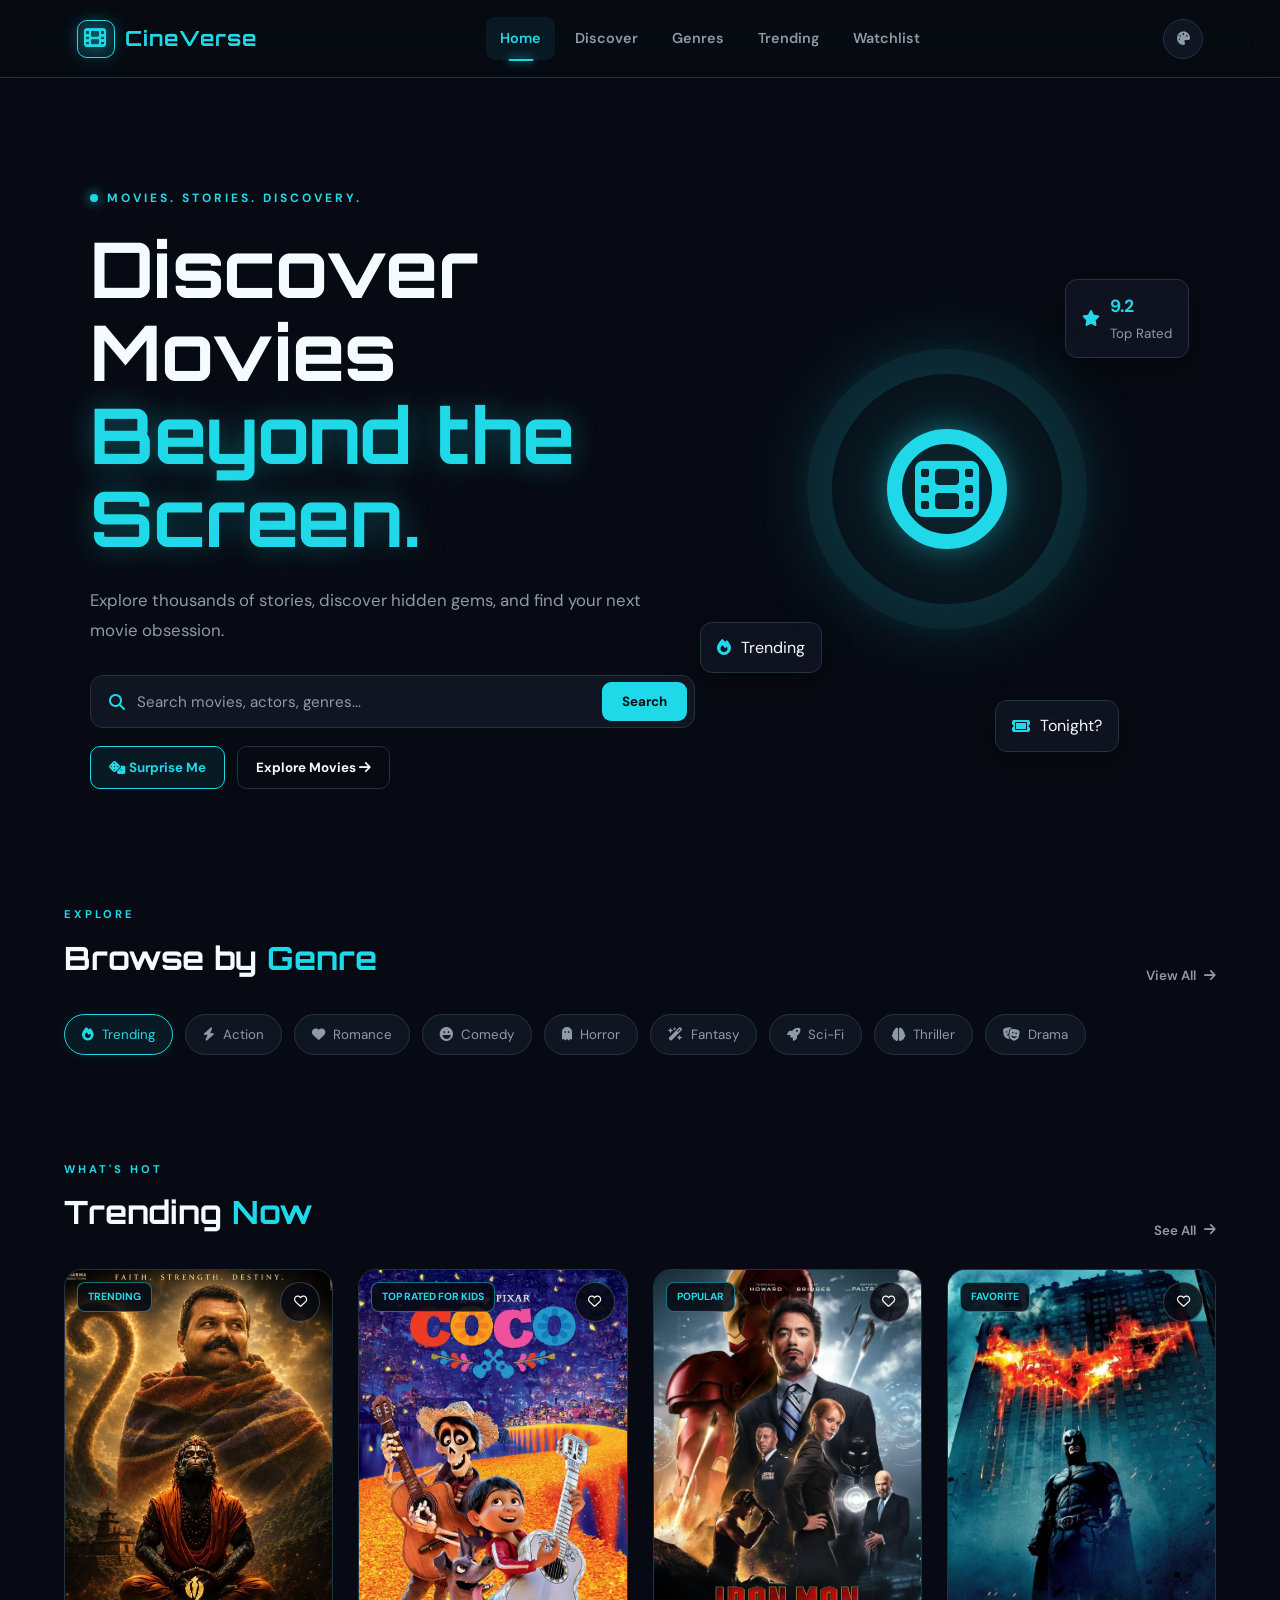
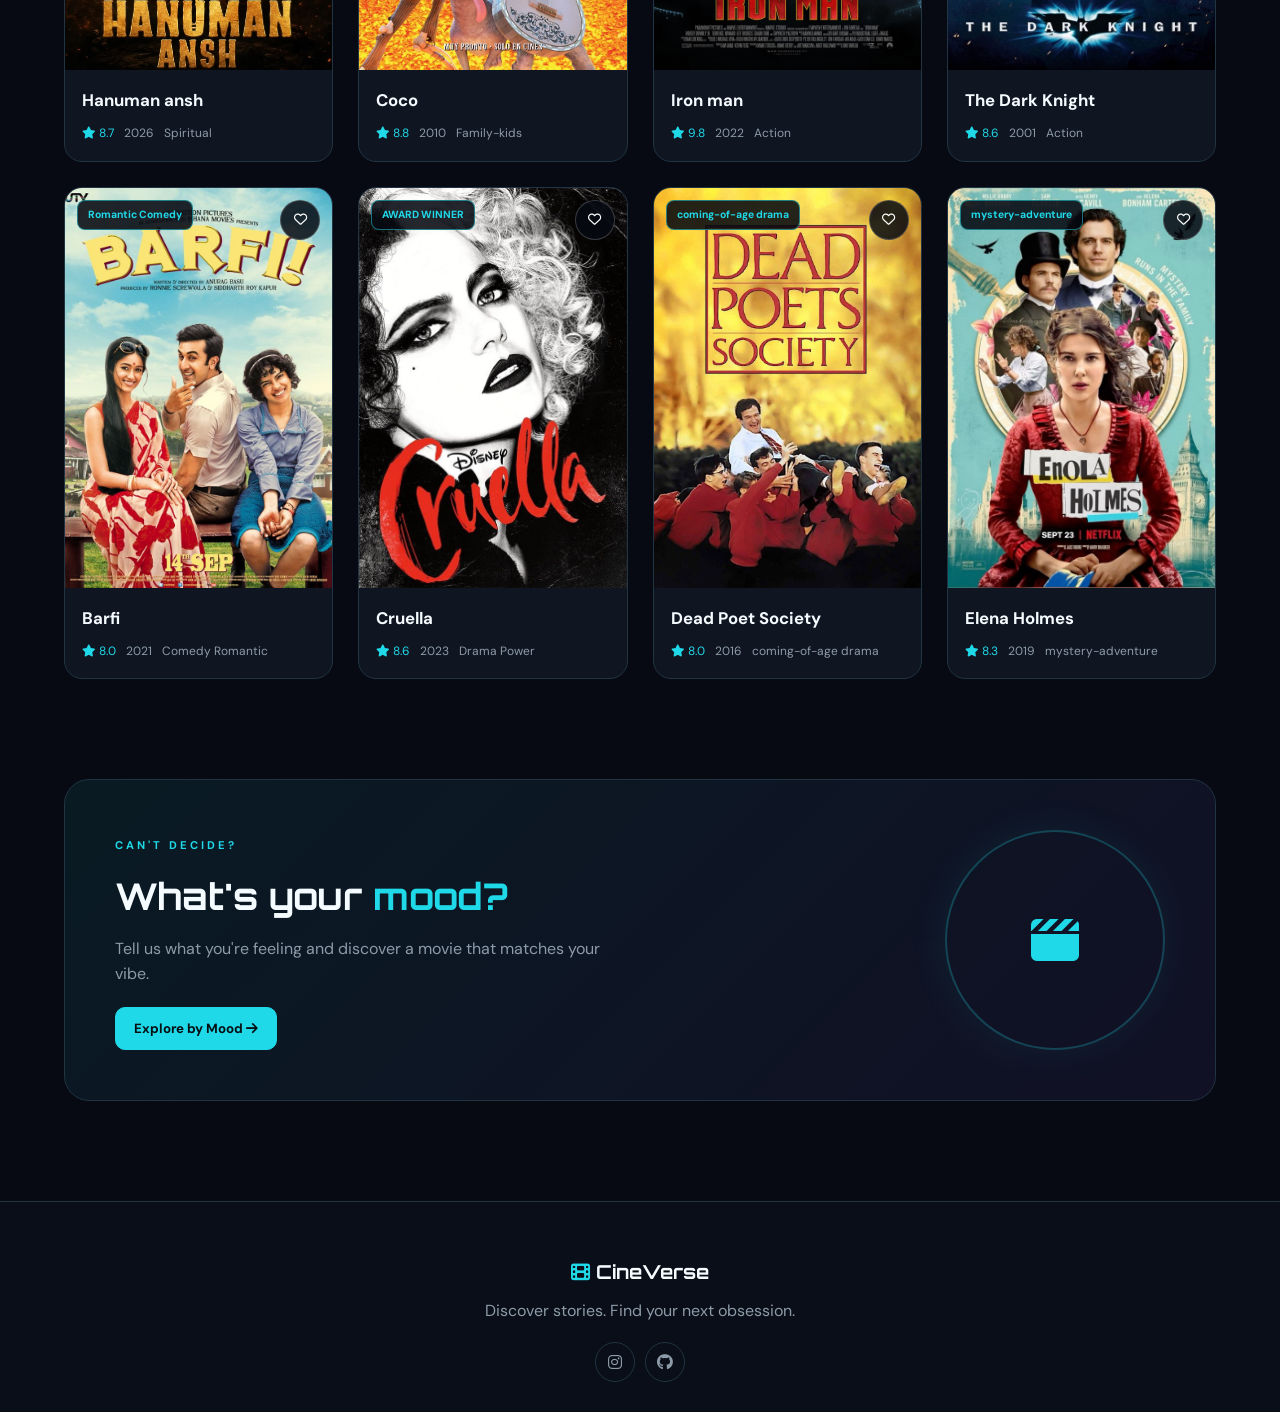
<file: index.html>
<!DOCTYPE html>
<html lang="en">

<head>

    <meta charset="UTF-8">

    <meta name="viewport" content="width=device-width, initial-scale=1.0">

    <title>CineVerse | Discover Your Next Movie</title>

    <!-- CSS -->
    <link rel="stylesheet" href="./style.css">

    <!-- Google Fonts -->
    <link rel="preconnect" href="https://fonts.googleapis.com">
    <link rel="preconnect" href="https://fonts.gstatic.com" crossorigin>

    <link
        href="https://fonts.googleapis.com/css2?family=DM+Sans:wght@400;500;600;700&family=Orbitron:wght@500;600;700&display=swap"
        rel="stylesheet">

    <!-- Font Awesome -->
    <link
        rel="stylesheet"
        href="https://cdnjs.cloudflare.com/ajax/libs/font-awesome/6.5.2/css/all.min.css">

</head>


<body>


    <!-- ================= NAVBAR ================= -->

    <header class="navbar">

        <a href="#" class="logo">

            <span class="logo-icon">
                <i class="fa-solid fa-film"></i>
            </span>

            <span>
                Cine<span>Verse</span>
            </span>

        </a>


        <nav class="nav-links">

            <a href="#" class="active">Home</a>

            <a href="./discover.html">
                Discover
            </a>

            <a href="./genres.html">
                Genres
            </a>

            <a href="./trending.html">
                Trending
            </a>

            <a href="./watchlist.html">
                Watchlist
            </a>

        </nav>


        <div class="nav-actions">

            <button class="icon-button" id="themeButton">
                <i class="fa-solid fa-palette"></i>
            </button>

            <button class="icon-button menu-button" id="menuButton">
                <i class="fa-solid fa-bars"></i>
            </button>

        </div>

    </header>



    <!-- ================= HERO ================= -->

    <main>


        <section class="hero" id="discover">

            <div class="hero-content">


                <div class="hero-tag">

                    <span class="pulse"></span>

                    MOVIES. STORIES. DISCOVERY.

                </div>


                <h1>

                    Discover Movies
                    <br>

                    <span>Beyond the Screen.</span>

                </h1>


                <p class="hero-description">

                    Explore thousands of stories, discover hidden
                    gems, and find your next movie obsession.

                </p>


                <!-- SEARCH -->

                <div class="search-container">

                    <i class="fa-solid fa-magnifying-glass"></i>

                    <input
                        type="text"
                        id="searchInput"
                        placeholder="Search movies, actors, genres...">

                    <button id="searchButton">

                        Search

                    </button>

                </div>


                <!-- QUICK ACTIONS -->

                <div class="hero-actions">

                    <button class="surprise-button" id="surpriseButton">

                        <i class="fa-solid fa-dice"></i>

                        Surprise Me

                    </button>


                    <button class="explore-button">

                        Explore Movies

                        <i class="fa-solid fa-arrow-right"></i>

                    </button>

                </div>


            </div>


            <!-- HERO VISUAL -->

            <div class="hero-visual">


                <div class="glow-circle"></div>


                <div class="film-reel">

                    <i class="fa-solid fa-film"></i>

                </div>


                <div class="floating-element rating-card">

                    <i class="fa-solid fa-star"></i>

                    <div>

                        <strong>9.2</strong>

                        <small>Top Rated</small>

                    </div>

                </div>


                <div class="floating-element trending-card">

                    <i class="fa-solid fa-fire"></i>

                    <span>Trending</span>

                </div>


                <div class="floating-element ticket-card">

                    <i class="fa-solid fa-ticket"></i>

                    <span>Tonight?</span>

                </div>


            </div>

        </section>



        <!-- ================= GENRES ================= -->

        <section class="section" id="genres">

    <div class="section-header">

        <div>
            <span class="section-label">EXPLORE</span>

            <h2>
                Browse by <span>Genre</span>
            </h2>
        </div>

        <button class="view-all" id="viewAllMovies">
            View All
            <i class="fa-solid fa-arrow-right"></i>
        </button>

    </div>


    <div class="genre-container">

        <button class="genre active" data-genre="all">
            <i class="fa-solid fa-fire"></i>
            Trending
        </button>

        <button class="genre" data-genre="Action">
            <i class="fa-solid fa-bolt"></i>
            Action
        </button>

        <button class="genre" data-genre="Romance">
            <i class="fa-solid fa-heart"></i>
            Romance
        </button>

        <button class="genre" data-genre="Comedy">
            <i class="fa-solid fa-face-laugh"></i>
            Comedy
        </button>

        <button class="genre" data-genre="Horror">
            <i class="fa-solid fa-ghost"></i>
            Horror
        </button>

        <button class="genre" data-genre="Fantasy">
            <i class="fa-solid fa-wand-magic-sparkles"></i>
            Fantasy
        </button>

        <button class="genre" data-genre="Sci-Fi">
            <i class="fa-solid fa-rocket"></i>
            Sci-Fi
        </button>

        <button class="genre" data-genre="Thriller">
            <i class="fa-solid fa-brain"></i>
            Thriller
        </button>

        <button class="genre" data-genre="Drama">
            <i class="fa-solid fa-masks-theater"></i>
            Drama
        </button>

    </div>

</section>



        <!-- ================= TRENDING MOVIES ================= -->

        <section class="section" id="trending">


            <div class="section-header">

                <div>

                    <span class="section-label">
                        WHAT'S HOT
                    </span>

                    <h2>
                        Trending <span>Now</span>
                    </h2>

                </div>


                <button class="view-all">

                    See All

                    <i class="fa-solid fa-arrow-right"></i>

                </button>

            </div>


            <div class="movie-grid">


                <!-- MOVIE 1 -->

                <article class="movie-card" data-genre="Trending">


                    <div class="poster-container">

                        <img
                            src="./hanumanansh.jpg"
                            alt="Interstellar">

                        <span class="movie-badge">
                            TRENDING
                        </span>


                        <button class="watch-button">

                            <i class="fa-regular fa-heart"></i>

                        </button>


                        <div class="poster-overlay">

                            <button class="details-button">

                                View Details

                                <i class="fa-solid fa-arrow-right"></i>

                            </button>

                        </div>

                    </div>


                    <div class="movie-info">

                        <h3>
                            Hanuman ansh
                        </h3>

                        <div class="movie-meta">

                            <span class="rating">
                                <i class="fa-solid fa-star"></i>
                                8.7
                            </span>

                            <span>
                                2026
                            </span>

                            <span>
                                Spiritual
                            </span>

                        </div>

                    </div>

                </article>



                <!-- MOVIE 2 -->

                <article class="movie-card" data-genre="Fantasy">

                    <div class="poster-container">

                        <img
                            src="./coco.jpg"
                            alt="Inception">

                        <span class="movie-badge">
                            TOP RATED FOR KIDS
                        </span>

                        <button class="watch-button">

                            <i class="fa-regular fa-heart"></i>

                        </button>


                        <div class="poster-overlay">

                            <button class="details-button">

                                View Details

                                <i class="fa-solid fa-arrow-right"></i>

                            </button>

                        </div>

                    </div>


                    <div class="movie-info">

                        <h3>
                            Coco
                        </h3>

                        <div class="movie-meta">

                            <span class="rating">

                                <i class="fa-solid fa-star"></i>

                                8.8

                            </span>

                            <span>
                                2010
                            </span>

                            <span>
                                Family-kids
                            </span>

                        </div>

                    </div>

                </article>



                <!-- MOVIE 3 -->

                <article class="movie-card" data-genre="Action">

                    <div class="poster-container">

                        <img
                            src="./ironman.jpg"
                            alt="The Batman">

                        <span class="movie-badge">
                            POPULAR
                        </span>


                        <button class="watch-button">

                            <i class="fa-regular fa-heart"></i>

                        </button>


                        <div class="poster-overlay">

                            <button class="details-button">

                                View Details

                                <i class="fa-solid fa-arrow-right"></i>

                            </button>

                        </div>

                    </div>


                    <div class="movie-info">

                        <h3>
                            Iron man
                        </h3>

                        <div class="movie-meta">

                            <span class="rating">

                                <i class="fa-solid fa-star"></i>

                                9.8

                            </span>

                            <span>
                                2022
                            </span>

                            <span>
                                Action
                            </span>

                        </div>

                    </div>

                </article>



                <!-- MOVIE 4 -->

                <article class="movie-card" data-genre="Action">

                    <div class="poster-container">

                        <img
                            src="./batman.jpg"
                            alt="Spirited Away">

                        <span class="movie-badge">
                             FAVORITE
                        </span>


                        <button class="watch-button">

                            <i class="fa-regular fa-heart"></i>

                        </button>


                        <div class="poster-overlay">

                            <button class="details-button">

                                View Details

                                <i class="fa-solid fa-arrow-right"></i>

                            </button>

                        </div>

                    </div>


                    <div class="movie-info">

                        <h3>
                            The Dark Knight
                        </h3>

                        <div class="movie-meta">

                            <span class="rating">

                                <i class="fa-solid fa-star"></i>

                                8.6

                            </span>

                            <span>
                                2001
                            </span>

                            <span>
                                Action
                            </span>

                        </div>

                    </div>

                </article>



                <!-- MOVIE 5 -->

                <article class="movie-card" data-genre="Romantic">

                    <div class="poster-container">

                        <img
                            src="./barfi.jpg"
                            alt="Dune">

                        <span class="movie-badge">
                            Romantic Comedy
                        </span>


                        <button class="watch-button">

                            <i class="fa-regular fa-heart"></i>

                        </button>


                        <div class="poster-overlay">

                            <button class="details-button">

                                View Details

                                <i class="fa-solid fa-arrow-right"></i>

                            </button>

                        </div>

                    </div>


                    <div class="movie-info">

                        <h3>
                           Barfi
                        </h3>

                        <div class="movie-meta">

                            <span class="rating">

                                <i class="fa-solid fa-star"></i>

                                8.0

                            </span>

                            <span>
                                2021
                            </span>

                            <span>
                                Comedy Romantic
                            </span>

                        </div>

                    </div>

                </article>



                <!-- MOVIE 6 -->

                <article class="movie-card" data-genre="Drama">

                    <div class="poster-container">

                        <img
                            src="./cruella.jpg"
                            alt="Oppenheimer">

                        <span class="movie-badge">
                            AWARD WINNER
                        </span>


                        <button class="watch-button">

                            <i class="fa-regular fa-heart"></i>

                        </button>


                        <div class="poster-overlay">

                            <button class="details-button">

                                View Details

                                <i class="fa-solid fa-arrow-right"></i>

                            </button>

                        </div>

                    </div>


                    <div class="movie-info">

                        <h3>
                            Cruella
                        </h3>

                        <div class="movie-meta">

                            <span class="rating">

                                <i class="fa-solid fa-star"></i>

                                8.6

                            </span>

                            <span>
                                2023
                            </span>

                            <span>
                                Drama Power
                            </span>

                        </div>

                    </div>

                </article>



                <!-- MOVIE 7 -->

                <article class="movie-card">

                    <div class="poster-container" data-genre="Drama">

                        <img
                            src="./dead poet society.jpg"
                            alt="La La Land">

                        <span class="movie-badge">
                            coming-of-age drama
                        </span>


                        <button class="watch-button">

                            <i class="fa-regular fa-heart"></i>

                        </button>


                        <div class="poster-overlay">

                            <button class="details-button">

                                View Details

                                <i class="fa-solid fa-arrow-right"></i>

                            </button>

                        </div>

                    </div>


                    <div class="movie-info">

                        <h3>
                           Dead Poet Society
                        </h3>

                        <div class="movie-meta">

                            <span class="rating">

                                <i class="fa-solid fa-star"></i>

                                8.0

                            </span>

                            <span>
                                2016
                            </span>

                            <span>
                                coming-of-age drama
                            </span>

                        </div>

                    </div>

                </article>



                <!-- MOVIE 8 -->

                <article class="movie-card">

                    <div class="poster-container" data-genre="Fantasy">

                        <img
                            src="./enola holmes.jpg"
                            alt="Joker">

                        <span class="movie-badge">
                            mystery-adventure
                        </span>


                        <button class="watch-button">

                            <i class="fa-regular fa-heart"></i>

                        </button>


                        <div class="poster-overlay">

                            <button class="details-button">

                                View Details

                                <i class="fa-solid fa-arrow-right"></i>

                            </button>

                        </div>

                    </div>


                    <div class="movie-info">

                        <h3>
                            Elena Holmes
                        </h3>

                        <div class="movie-meta">

                            <span class="rating">

                                <i class="fa-solid fa-star"></i>

                                8.3

                            </span>

                            <span>
                                2019
                            </span>

                            <span>
                                mystery-adventure
                            </span>

                        </div>

                    </div>

                </article>


            </div>

        </section>



        <!-- ================= MOOD SECTION ================= -->

        <section class="mood-section">


            <div class="mood-content">

                <span class="section-label">
                    CAN'T DECIDE?
                </span>

                <h2>
                    What's your <span>mood?</span>
                </h2>

                <p>

                    Tell us what you're feeling and discover
                    a movie that matches your vibe.

                </p>


                <button class="mood-button">

                    Explore by Mood

                    <i class="fa-solid fa-arrow-right"></i>

                </button>

            </div>


            <div class="mood-visual">

                <div class="neon-ring"></div>

                <i class="fa-solid fa-clapperboard"></i>

            </div>

        </section>



    </main>



    <!-- ================= FOOTER ================= -->

    <footer>


        <div class="footer-logo">

            <i class="fa-solid fa-film"></i>

            CineVerse

        </div>


        <p>
            Discover stories. Find your next obsession.
        </p>


        <div class="social-icons">

            <a href="#">
                <i class="fa-brands fa-instagram"></i>
            </a>

            <a href="#">
                <i class="fa-brands fa-github"></i>
            </a>

        </div>


    </footer>



    <!-- JAVASCRIPT -->

    <script src="./script.js"></script>

</body>

</html>
</file>
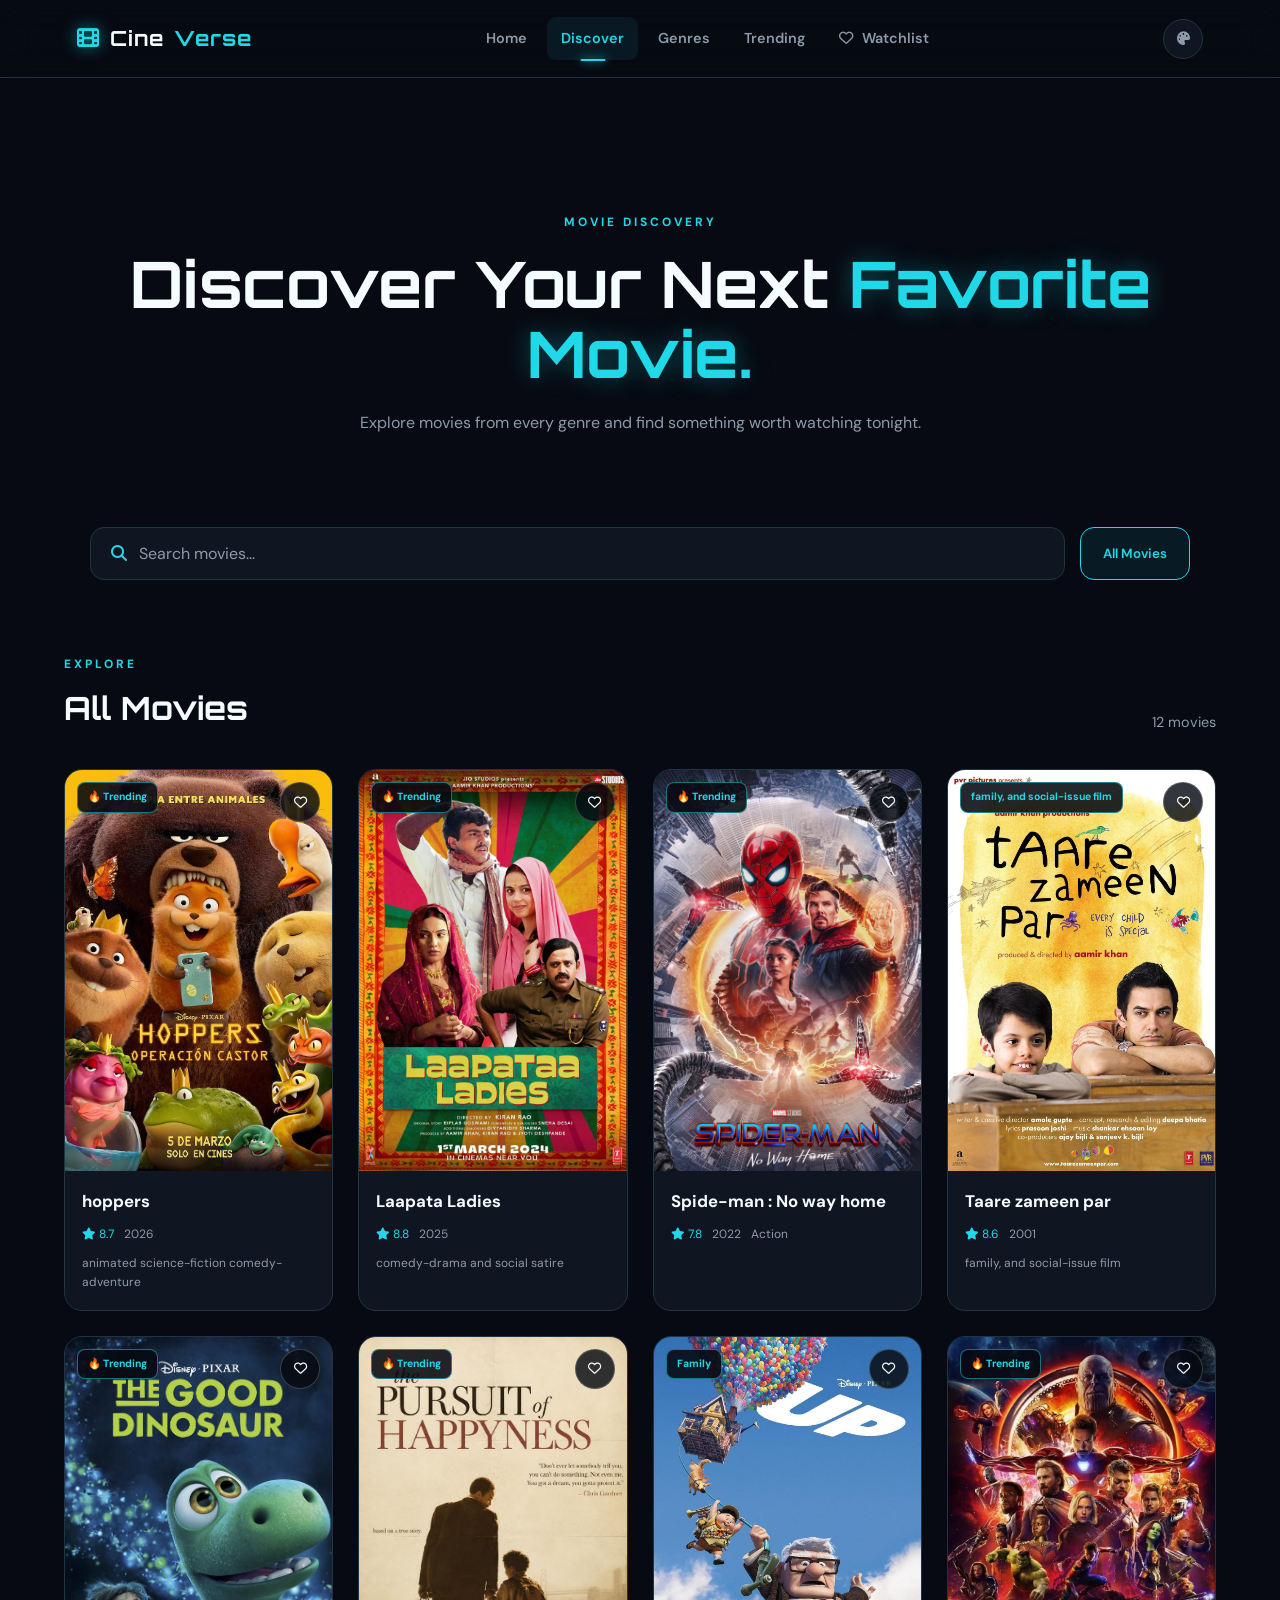
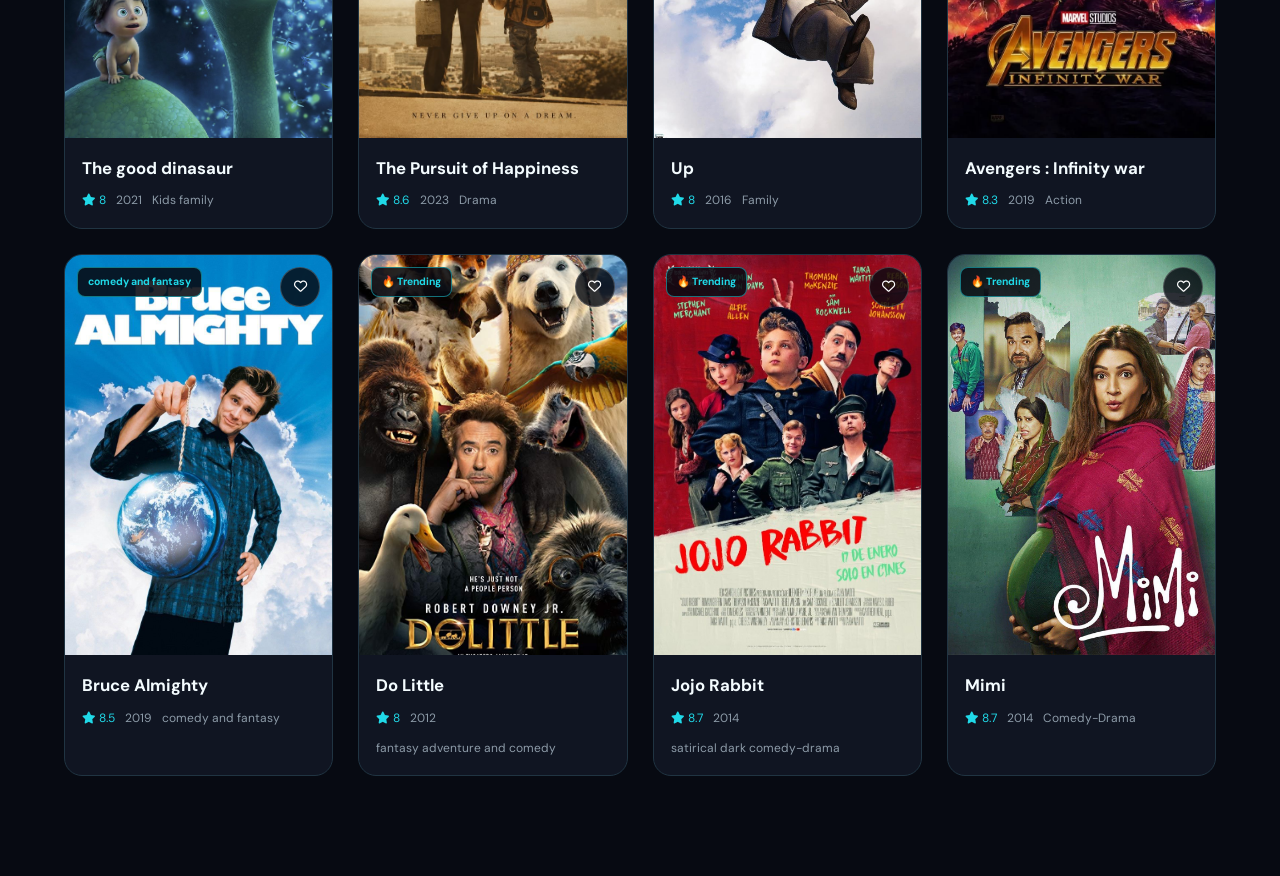
<file: discover.html>
<!DOCTYPE html>
<html lang="en">

<head>
    <meta charset="UTF-8">
    <meta name="viewport" content="width=device-width, initial-scale=1.0">

    <title>Discover | CineVerse</title>

    <link rel="stylesheet" href="./style.css">

    <link rel="preconnect" href="https://fonts.googleapis.com">
    <link rel="preconnect" href="https://fonts.gstatic.com" crossorigin>

    <link
        href="https://fonts.googleapis.com/css2?family=DM+Sans:wght@400;500;600;700&family=Orbitron:wght@500;600;700&display=swap"
        rel="stylesheet">

    <link rel="stylesheet"
        href="https://cdnjs.cloudflare.com/ajax/libs/font-awesome/6.5.2/css/all.min.css">
</head>

<body>

    <!-- NAVBAR -->

    <header class="navbar">

        <a href="./index.html" class="logo">
            <i class="fa-solid fa-film"></i>
            Cine<span>Verse</span>
        </a>

        <nav class="nav-links">

            <a href="./index.html">Home</a>

            <a href="./discover.html" class="active">
                Discover
            </a>

            <a href="./genres.html">
                Genres
            </a>

            <a href="./trending.html">
                Trending
            </a>

            <a href="./watchlist.html">
                <i class="fa-regular fa-heart"></i>
                Watchlist
            </a>

        </nav>

        <button class="theme-button" id="themeButton">
            <i class="fa-solid fa-palette"></i>
        </button>

        <button class="menu-button" id="menuButton">
            <i class="fa-solid fa-bars"></i>
        </button>

    </header>


    <!-- PAGE HEADER -->

    <section class="page-header">

        <span class="section-tag">
            MOVIE DISCOVERY
        </span>

        <h1>
            Discover Your Next
            <span>Favorite Movie.</span>
        </h1>

        <p>
            Explore movies from every genre and find something
            worth watching tonight.
        </p>

    </section>


    <!-- SEARCH -->

    <section class="discover-controls">

        <div class="search-box">

            <i class="fa-solid fa-magnifying-glass"></i>

            <input
                type="text"
                id="movieSearch"
                placeholder="Search movies..."
            >

        </div>

        <button class="filter-button" id="allMoviesBtn">
            All Movies
        </button>

    </section>


    <!-- MOVIES -->

    <main class="movie-section">

        <div class="section-heading">

            <div>
                <span class="section-tag">
                    EXPLORE
                </span>

                <h2>All Movies</h2>
            </div>

            <span id="movieCount" class="movie-count"></span>

        </div>

        <div class="movie-grid" id="discoverMovies">

            <!-- Movies generated by JavaScript -->

        </div>

    </main>


    <script src="./script.js"></script>

</body>

</html>
</file>
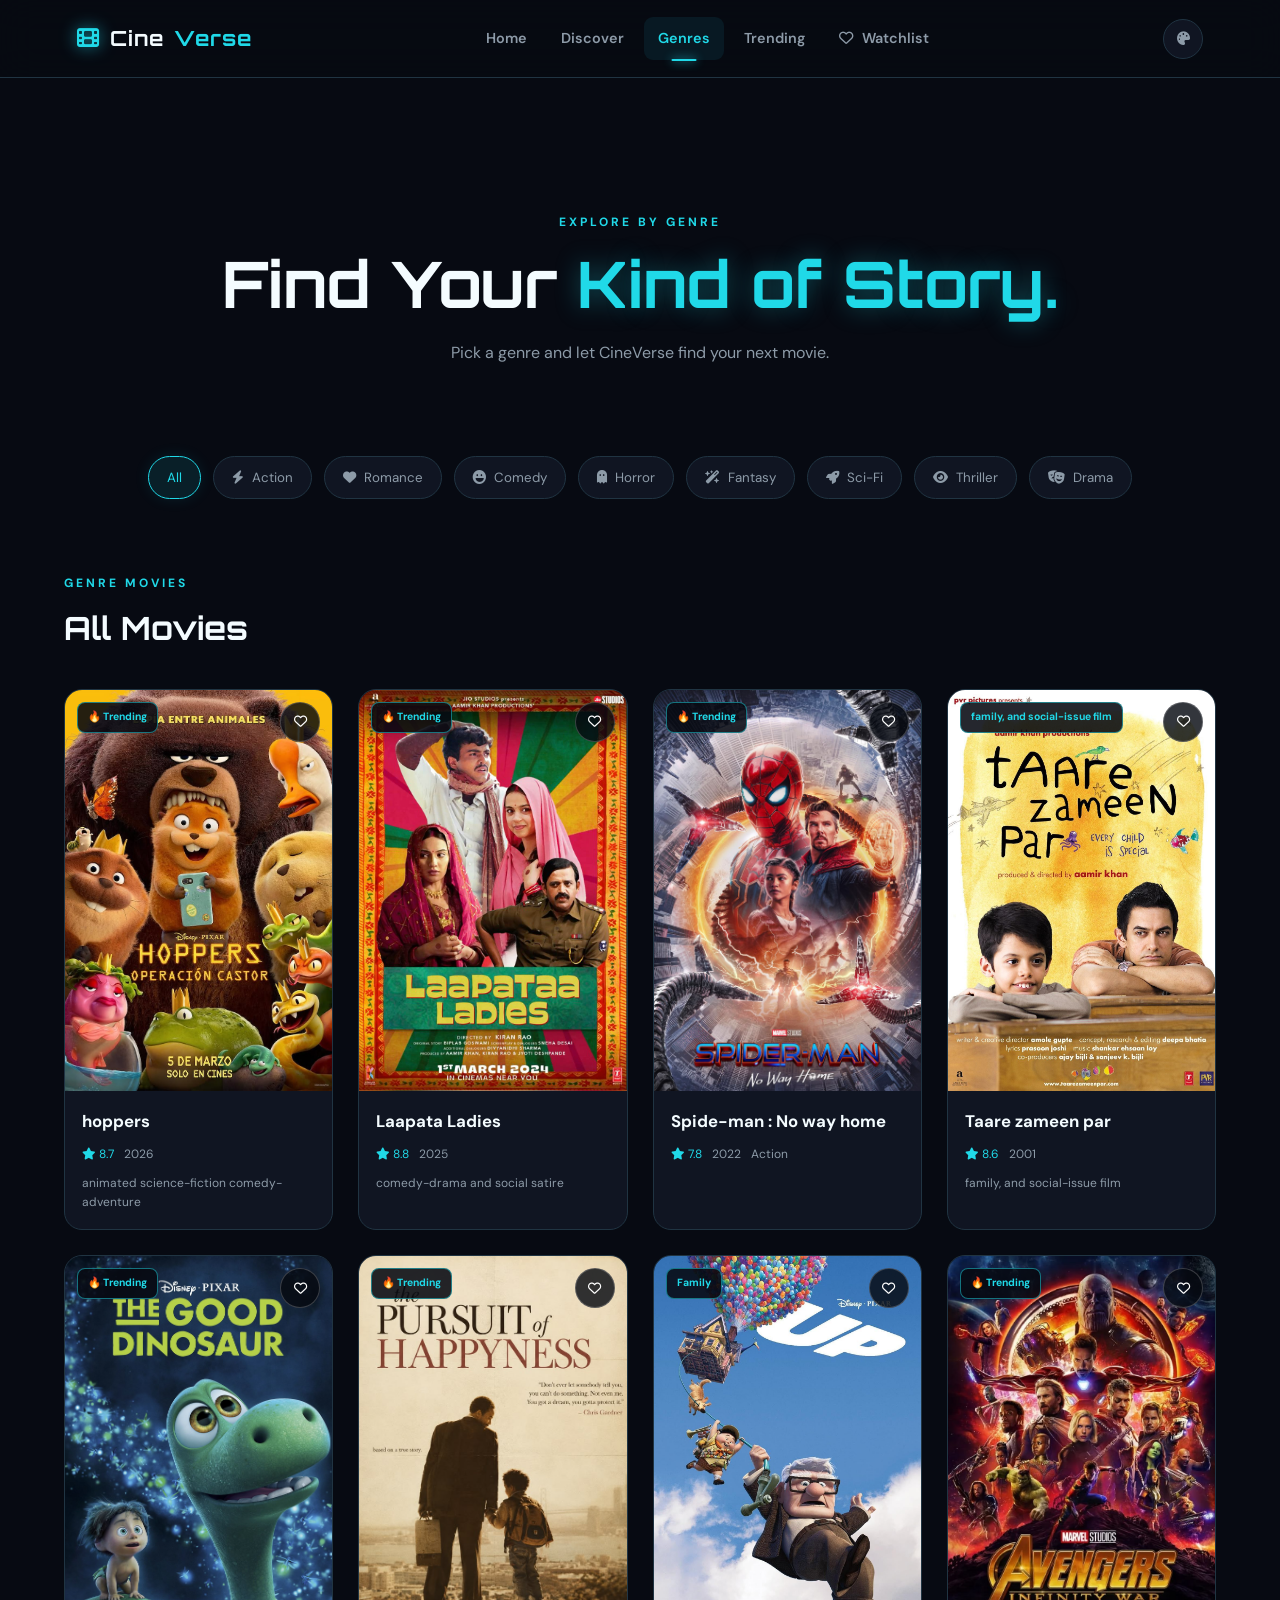
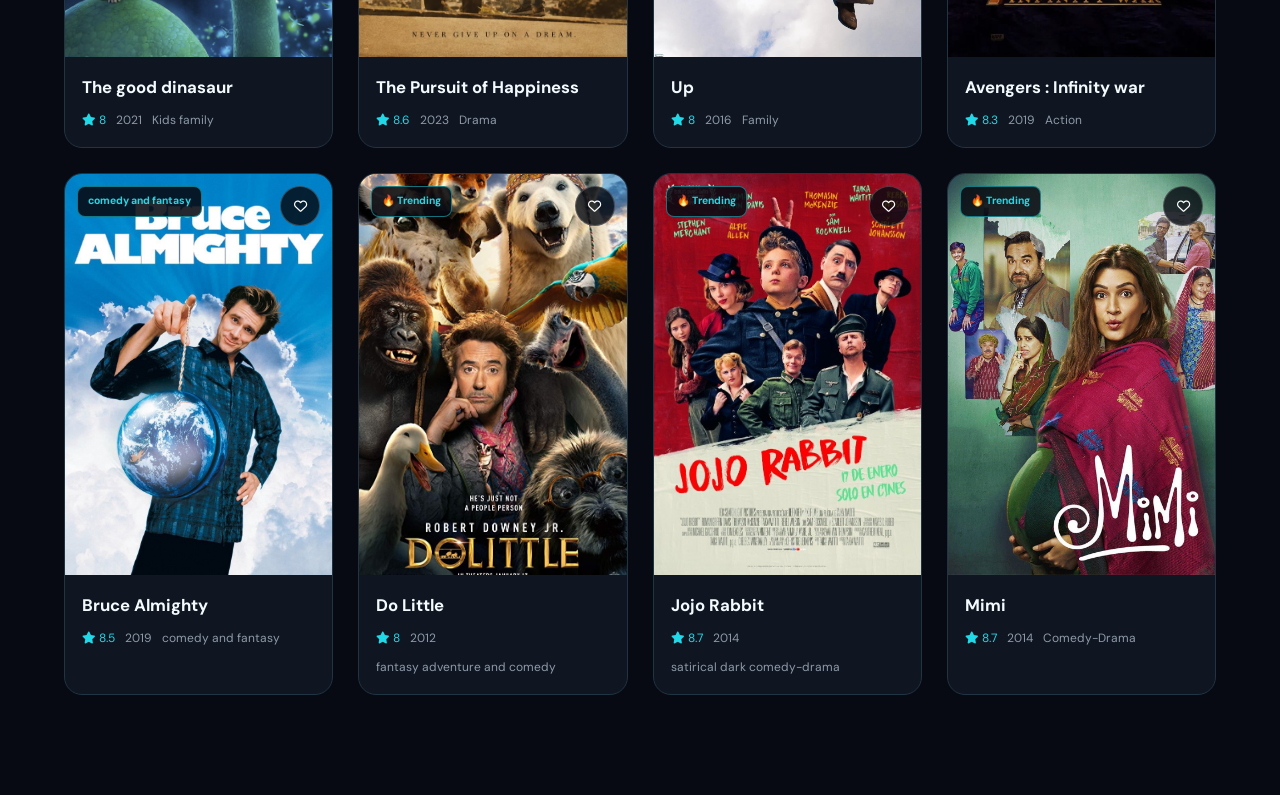
<file: genres.html>
<!DOCTYPE html>
<html lang="en">

<head>

    <meta charset="UTF-8">
    <meta name="viewport" content="width=device-width, initial-scale=1.0">

    <title>Genres | CineVerse</title>

    <link rel="stylesheet" href="./style.css">

    <link rel="preconnect" href="https://fonts.googleapis.com">
    <link rel="preconnect" href="https://fonts.gstatic.com" crossorigin>

    <link
        href="https://fonts.googleapis.com/css2?family=DM+Sans:wght@400;500;600;700&family=Orbitron:wght@500;600;700&display=swap"
        rel="stylesheet">

    <link
        rel="stylesheet"
        href="https://cdnjs.cloudflare.com/ajax/libs/font-awesome/6.5.2/css/all.min.css">

</head>

<body>


    <!-- NAVBAR -->

    <header class="navbar">

        <a href="index.html" class="logo">
            <i class="fa-solid fa-film"></i>
            Cine<span>Verse</span>
        </a>

        <nav class="nav-links">

            <a href="index.html">
                Home
            </a>

            <a href="discover.html">
                Discover
            </a>

            <a href="genres.html" class="active">
                Genres
            </a>

            <a href="trending.html">
                Trending
            </a>

            <a href="watchlist.html">
                <i class="fa-regular fa-heart"></i>
                Watchlist
            </a>

        </nav>

        <button class="theme-button" id="themeButton">
            <i class="fa-solid fa-palette"></i>
        </button>

        <button class="menu-button" id="menuButton">
            <i class="fa-solid fa-bars"></i>
        </button>

    </header>


    <!-- HEADER -->

    <section class="page-header">

        <span class="section-tag">
            EXPLORE BY GENRE
        </span>

        <h1>
            Find Your
            <span>Kind of Story.</span>
        </h1>

        <p>
            Pick a genre and let CineVerse find your next movie.
        </p>

    </section>


    <!-- GENRES -->

    <section class="genre-page">

        <div class="genre-list">

            <button class="genre-page-button active" data-genre="All">
                All
            </button>

            <button class="genre-page-button" data-genre="Action">
                <i class="fa-solid fa-bolt"></i>
                Action
            </button>

            <button class="genre-page-button" data-genre="Romance">
                <i class="fa-solid fa-heart"></i>
                Romance
            </button>

            <button class="genre-page-button" data-genre="Comedy">
                <i class="fa-solid fa-face-laugh"></i>
                Comedy
            </button>

            <button class="genre-page-button" data-genre="Horror">
                <i class="fa-solid fa-ghost"></i>
                Horror
            </button>

            <button class="genre-page-button" data-genre="Fantasy">
                <i class="fa-solid fa-wand-magic-sparkles"></i>
                Fantasy
            </button>

            <button class="genre-page-button" data-genre="Sci-Fi">
                <i class="fa-solid fa-rocket"></i>
                Sci-Fi
            </button>

            <button class="genre-page-button" data-genre="Thriller">
                <i class="fa-solid fa-eye"></i>
                Thriller
            </button>

            <button class="genre-page-button" data-genre="Drama">
                <i class="fa-solid fa-masks-theater"></i>
                Drama
            </button>

        </div>

    </section>


    <!-- MOVIES -->

    <main class="movie-section">

        <div class="section-heading">

            <div>

                <span class="section-tag">
                    GENRE MOVIES
                </span>

                <h2 id="genreTitle">
                    All Movies
                </h2>

            </div>

        </div>

        <div class="movie-grid" id="genreMovies">

        </div>

    </main>


    <script src="./script.js"></script>

</body>

</html>
</file>
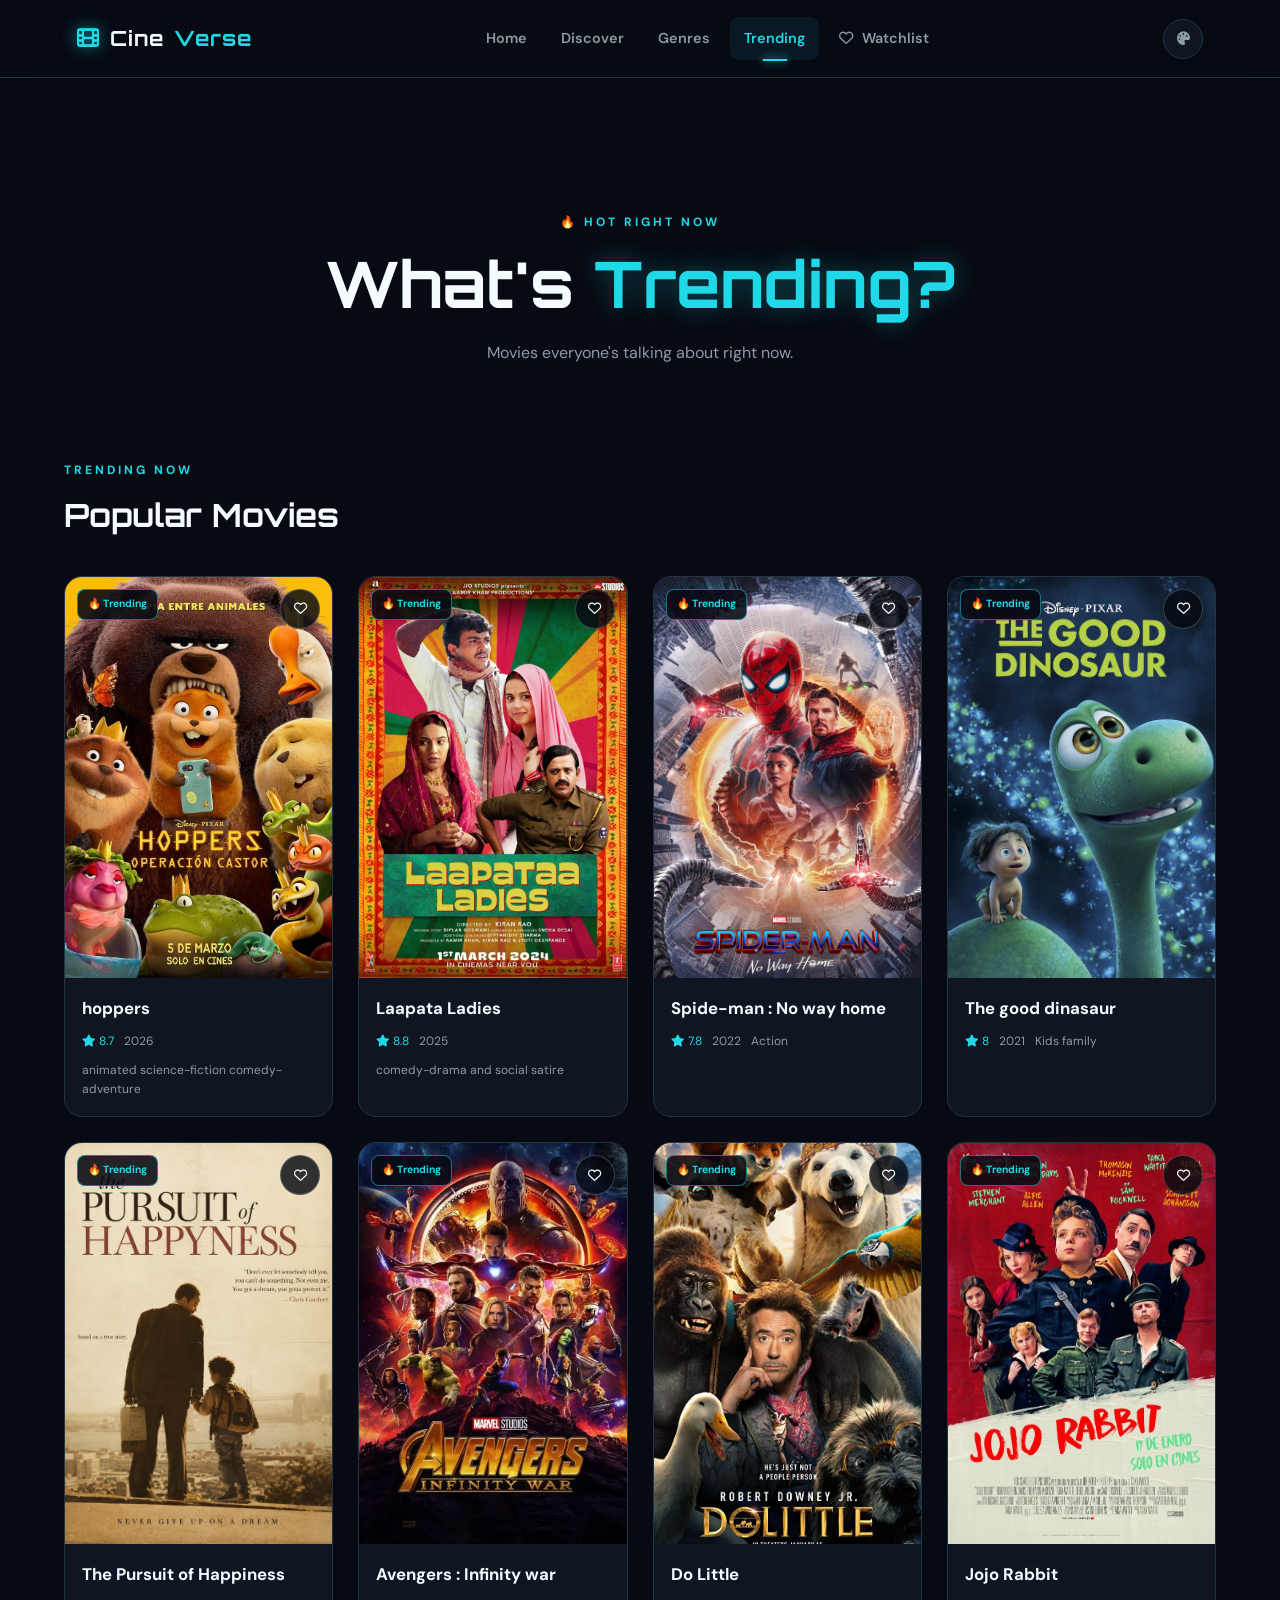
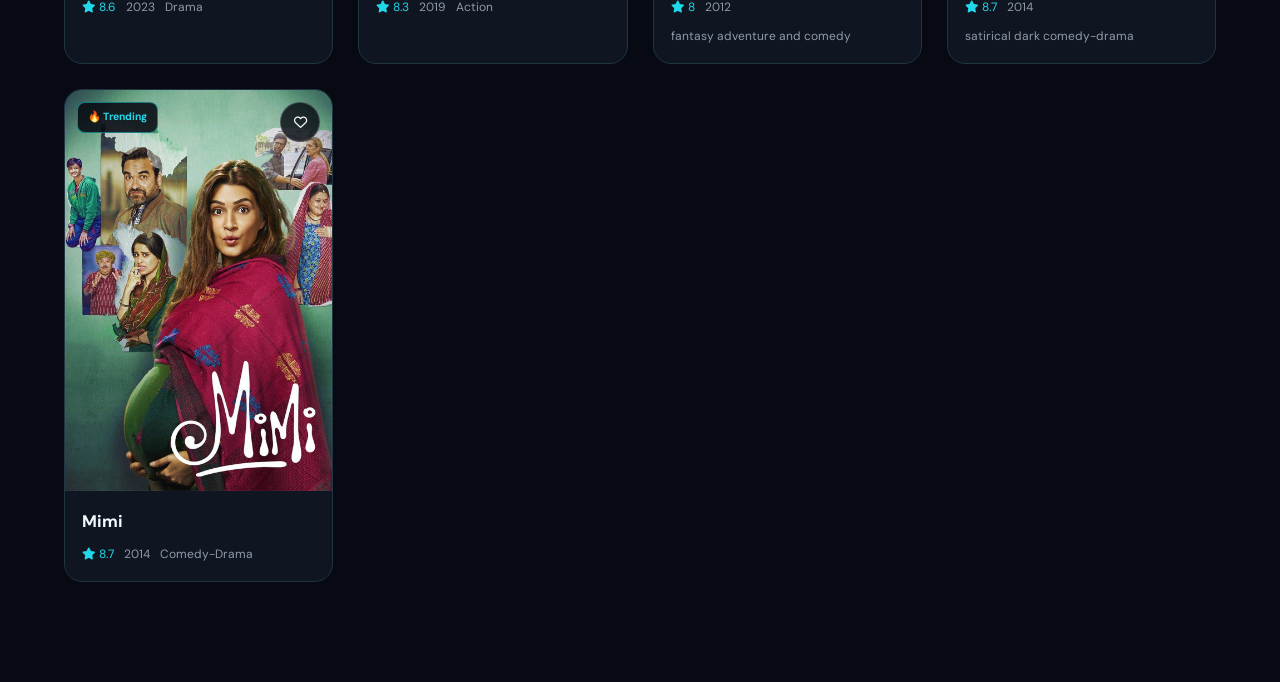
<file: trending.html>
<!DOCTYPE html>
<html lang="en">

<head>

    <meta charset="UTF-8">
    <meta name="viewport" content="width=device-width, initial-scale=1.0">

    <title>Trending | CineVerse</title>

    <link rel="stylesheet" href="./style.css">

    <link rel="preconnect" href="https://fonts.googleapis.com">
    <link rel="preconnect" href="https://fonts.gstatic.com" crossorigin>

    <link
        href="https://fonts.googleapis.com/css2?family=DM+Sans:wght@400;500;600;700&family=Orbitron:wght@500;600;700&display=swap"
        rel="stylesheet">

    <link
        rel="stylesheet"
        href="https://cdnjs.cloudflare.com/ajax/libs/font-awesome/6.5.2/css/all.min.css">

</head>

<body>


    <!-- NAVBAR -->

    <header class="navbar">

        <a href="index.html" class="logo">
            <i class="fa-solid fa-film"></i>
            Cine<span>Verse</span>
        </a>

        <nav class="nav-links">

            <a href="index.html">
                Home
            </a>

            <a href="discover.html">
                Discover
            </a>

            <a href="genres.html">
                Genres
            </a>

            <a href="trending.html" class="active">
                Trending
            </a>

            <a href="watchlist.html">
                <i class="fa-regular fa-heart"></i>
                Watchlist
            </a>

        </nav>

        <button class="theme-button" id="themeButton">
            <i class="fa-solid fa-palette"></i>
        </button>

        <button class="menu-button" id="menuButton">
            <i class="fa-solid fa-bars"></i>
        </button>

    </header>


    <!-- HEADER -->

    <section class="page-header trending-header">

        <span class="section-tag">
            🔥 HOT RIGHT NOW
        </span>

        <h1>
            What's
            <span>Trending?</span>
        </h1>

        <p>
            Movies everyone's talking about right now.
        </p>

    </section>


    <!-- TRENDING MOVIES -->

    <main class="movie-section">

        <div class="section-heading">

            <div>

                <span class="section-tag">
                    TRENDING NOW
                </span>

                <h2>Popular Movies</h2>

            </div>

        </div>

        <div class="movie-grid" id="trendingMovies">

        </div>

    </main>


    <script src="./script.js"></script>

</body>

</html>
</file>
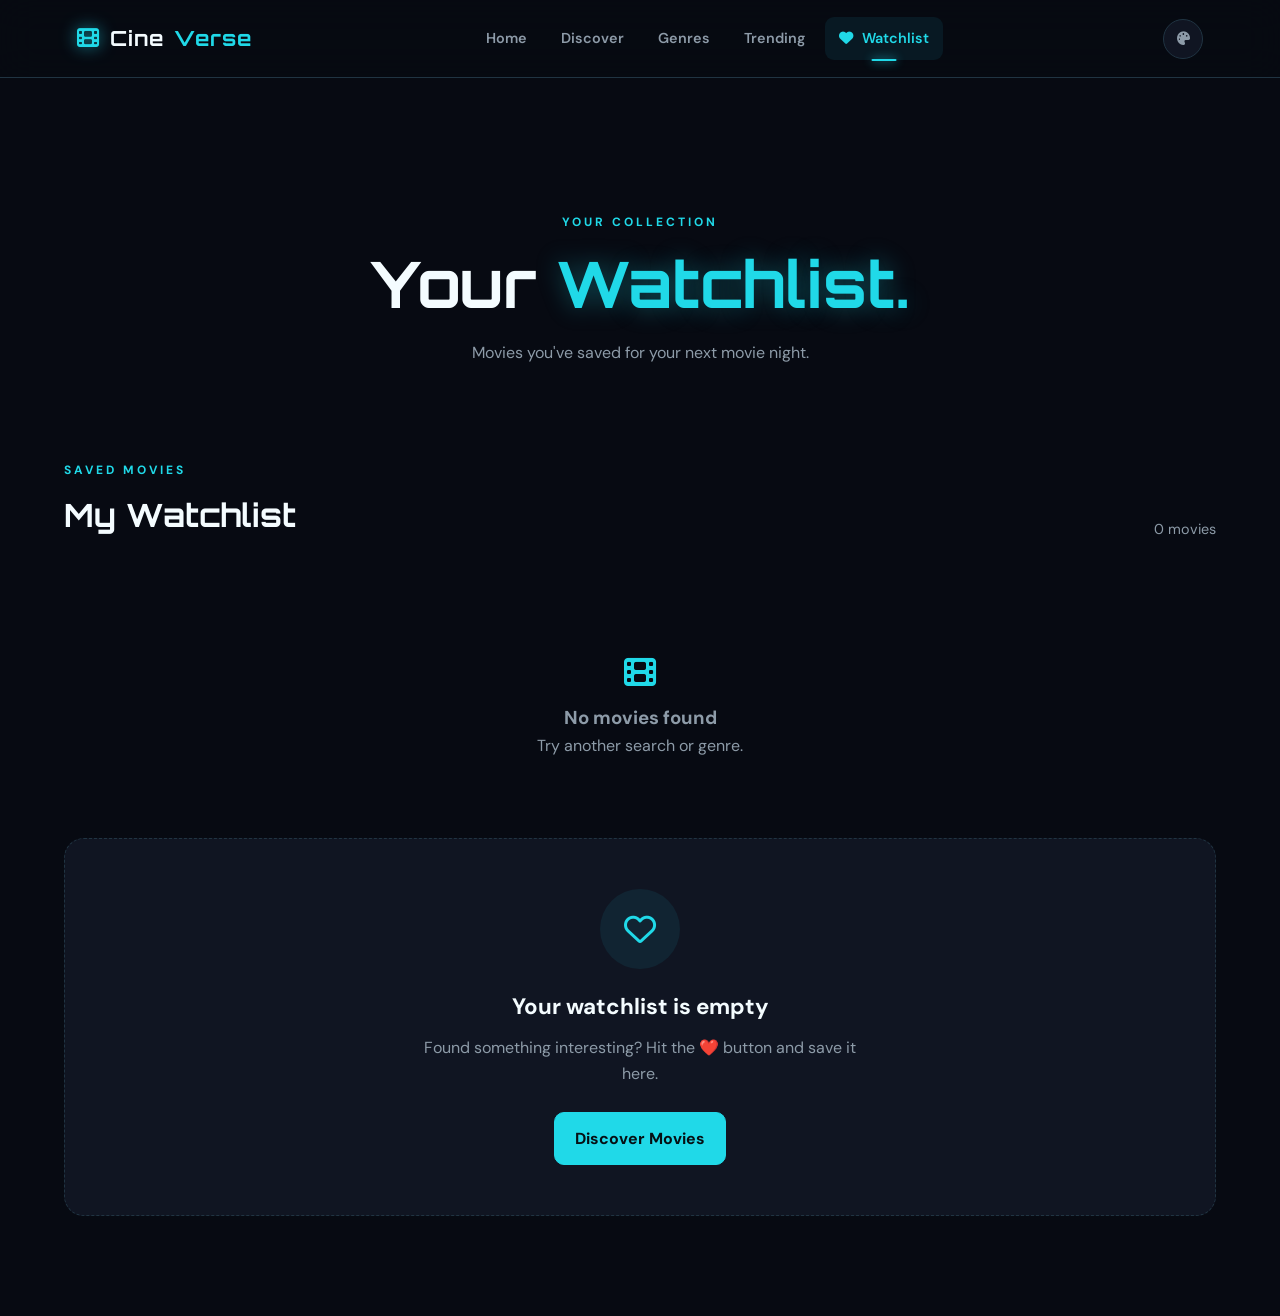
<file: watchlist.html>
<!DOCTYPE html>
<html lang="en">

<head>

    <meta charset="UTF-8">
    <meta name="viewport" content="width=device-width, initial-scale=1.0">

    <title>Watchlist | CineVerse</title>

    <link rel="stylesheet" href="./style.css">

    <link rel="preconnect" href="https://fonts.googleapis.com">
    <link rel="preconnect" href="https://fonts.gstatic.com" crossorigin>

    <link
        href="https://fonts.googleapis.com/css2?family=DM+Sans:wght@400;500;600;700&family=Orbitron:wght@500;600;700&display=swap"
        rel="stylesheet">

    <link
        rel="stylesheet"
        href="https://cdnjs.cloudflare.com/ajax/libs/font-awesome/6.5.2/css/all.min.css">

</head>

<body>


    <!-- NAVBAR -->

    <header class="navbar">

        <a href="index.html" class="logo">

            <i class="fa-solid fa-film"></i>

            Cine<span>Verse</span>

        </a>


        <nav class="nav-links">

            <a href="index.html">
                Home
            </a>

            <a href="discover.html">
                Discover
            </a>

            <a href="genres.html">
                Genres
            </a>

            <a href="trending.html">
                Trending
            </a>

            <a href="watchlist.html" class="active">

                <i class="fa-solid fa-heart"></i>

                Watchlist

            </a>

        </nav>


        <button class="theme-button" id="themeButton">

            <i class="fa-solid fa-palette"></i>

        </button>


        <button class="menu-button" id="menuButton">

            <i class="fa-solid fa-bars"></i>

        </button>

    </header>


    <!-- HEADER -->

    <section class="page-header">

        <span class="section-tag">
            YOUR COLLECTION
        </span>

        <h1>
            Your
            <span>Watchlist.</span>
        </h1>

        <p>
            Movies you've saved for your next movie night.
        </p>

    </section>


    <!-- WATCHLIST -->

    <main class="movie-section">

        <div class="section-heading">

            <div>

                <span class="section-tag">
                    SAVED MOVIES
                </span>

                <h2>My Watchlist</h2>

            </div>

            <span id="watchlistCount" class="movie-count"></span>

        </div>


        <div
            class="movie-grid"
            id="watchlistMovies">
        </div>


        <!-- EMPTY STATE -->

        <div
            class="empty-watchlist"
            id="emptyWatchlist">

            <div class="empty-icon">

                <i class="fa-regular fa-heart"></i>

            </div>

            <h3>Your watchlist is empty</h3>

            <p>
                Found something interesting?
                Hit the ❤️ button and save it here.
            </p>

            <a href="discover.html" class="primary-button">
                Discover Movies
            </a>

        </div>

    </main>


    <script src="./script.js"></script>

</body>

</html>
</file>
<file: style.css>
/* =========================================================
   CINEVERSE
   NEON + CYAN MOVIE DISCOVERY WEBSITE
========================================================= */


/* =========================================================
   1. ROOT VARIABLES
========================================================= */

:root {

    --bg: #070A12;

    --surface: #101522;

    --surface-hover: #151D2D;

    --cyan: #20D9E8;

    --bright-cyan: #7DF7FF;

    --purple: #8B5CFF;

    --pink: #F052D0;

    --text: #F4FCFF;

    --muted: #8D9BA8;

    --border: #203442;

    --danger: #ff4f7b;

    --shadow-cyan:
        0 0 25px rgba(32, 217, 232, 0.15);

}


/* =========================================================
   2. RESET
========================================================= */

* {

    margin: 0;

    padding: 0;

    box-sizing: border-box;

}


html {

    scroll-behavior: smooth;

}


body {

    background: var(--bg);

    color: var(--text);

    font-family: "DM Sans", sans-serif;

    line-height: 1.6;

    min-height: 100vh;

}


/* =========================================================
   3. GLOBAL
========================================================= */

button,
input {

    font-family: inherit;

}


button {

    cursor: pointer;

}


a {

    color: inherit;

    text-decoration: none;

}


img {

    max-width: 100%;

}


/* =========================================================
   4. NAVBAR
========================================================= */

.navbar {

    width: 100%;

    height: 78px;

    padding: 0 6%;

    position: sticky;

    top: 0;

    z-index: 1000;

    display: flex;

    align-items: center;

    justify-content: space-between;

    background:
        rgba(7, 10, 18, 0.88);

    backdrop-filter: blur(18px);

    border-bottom:
        1px solid rgba(32, 52, 66, 0.7);

}


/* =========================================================
   LOGO
========================================================= */

.logo {

    display: flex;

    align-items: center;

    gap: 9px;

    font-family: "Orbitron", sans-serif;

    font-size: 1.3rem;

    font-weight: 700;

    letter-spacing: 1px;

}


.logo i {

    color: var(--cyan);

    font-size: 1.35rem;

    filter:
        drop-shadow(
            0 0 8px
            rgba(32, 217, 232, 0.7)
        );

}


.logo span {

    color: var(--cyan);

}


/* =========================================================
   NAV LINKS
========================================================= */

.nav-links {

    display: flex;

    align-items: center;

    gap: 8px;

}


.nav-links a {

    position: relative;

    padding: 9px 14px;

    color: var(--muted);

    font-size: 0.9rem;

    font-weight: 600;

    border-radius: 8px;

    transition: 0.3s;

}


.nav-links a:hover {

    color: var(--text);

    background:
        rgba(32, 217, 232, 0.05);

}


.nav-links a.active {

    color: var(--cyan);

    background:
        rgba(32, 217, 232, 0.08);

}


.nav-links a.active::after {

    content: "";

    position: absolute;

    bottom: -1px;

    left: 50%;

    transform: translateX(-50%);

    width: 25px;

    height: 2px;

    border-radius: 5px;

    background: var(--cyan);

    box-shadow:
        0 0 10px var(--cyan);

}


.nav-links i {

    margin-right: 5px;

}


/* =========================================================
   NAV BUTTONS
========================================================= */

.theme-button,
.menu-button {

    width: 40px;

    height: 40px;

    border-radius: 50%;

    border:
        1px solid var(--border);

    background: var(--surface);

    color: var(--muted);

    transition: 0.3s;

}


.theme-button:hover,
.menu-button:hover {

    color: var(--cyan);

    border-color: var(--cyan);

    box-shadow:
        0 0 15px
        rgba(32, 217, 232, 0.2);

}


.menu-button {

    display: none;

}


/* =========================================================
   5. HERO
========================================================= */

.hero {

    min-height: calc(100vh - 78px);

    width: 100%;

    position: relative;

    overflow: hidden;

    display: flex;

    align-items: center;

    padding: 70px 7%;

}


.hero-content {

    width: 55%;

    position: relative;

    z-index: 2;

}


.hero-tag {

    display: inline-block;

    color: var(--cyan);

    font-size: 0.75rem;

    font-weight: 700;

    letter-spacing: 4px;

    margin-bottom: 20px;

}


.hero h1 {

    font-family: "Orbitron", sans-serif;

    font-size: clamp(
        2.7rem,
        6vw,
        5.5rem
    );

    line-height: 1.05;

    margin-bottom: 25px;

}


.hero h1 span {

    color: var(--cyan);

    text-shadow:
        0 0 30px
        rgba(32, 217, 232, 0.35);

}


.hero p {

    max-width: 580px;

    color: var(--muted);

    font-size: 1.05rem;

    line-height: 1.8;

    margin-bottom: 30px;

}


/* =========================================================
   HERO SEARCH
========================================================= */

.hero-search {

    max-width: 600px;

    display: flex;

    gap: 10px;

    margin-bottom: 20px;

}


.hero-search input {

    flex: 1;

    padding: 16px 20px;

    border-radius: 12px;

    border:
        1px solid var(--border);

    background: var(--surface);

    color: var(--text);

    outline: none;

}


.hero-search input:focus {

    border-color: var(--cyan);

    box-shadow:
        0 0 20px
        rgba(32, 217, 232, 0.1);

}


.hero-search button {

    padding: 0 24px;

    border: none;

    border-radius: 12px;

    background: var(--cyan);

    color: #061014;

    font-weight: 700;

    transition: 0.3s;

}


.hero-search button:hover {

    background: var(--bright-cyan);

    transform: translateY(-2px);

    box-shadow:
        0 0 20px
        rgba(32, 217, 232, 0.35);

}


/* =========================================================
   HERO BUTTONS
========================================================= */

.hero-buttons {

    display: flex;

    gap: 12px;

    flex-wrap: wrap;

}


.primary-button,
.secondary-button {

    padding: 13px 20px;

    border-radius: 10px;

    font-weight: 700;

    transition: 0.3s;

}


.primary-button {

    background: var(--cyan);

    color: #061014;

    border: 1px solid var(--cyan);

}


.primary-button:hover {

    background: var(--bright-cyan);

    transform: translateY(-2px);

    box-shadow:
        0 0 25px
        rgba(32, 217, 232, 0.3);

}


.secondary-button {

    background: transparent;

    color: var(--text);

    border:
        1px solid var(--border);

}


.secondary-button:hover {

    border-color: var(--cyan);

    color: var(--cyan);

}


/* =========================================================
   HERO VISUAL
========================================================= */

.hero-visual {

    position: absolute;

    right: 5%;

    width: 40%;

    height: 80%;

    display: flex;

    align-items: center;

    justify-content: center;

}


.film-reel {

    width: 300px;

    height: 300px;

    border-radius: 50%;

    border:
        25px solid
        rgba(32, 217, 232, 0.15);

    box-shadow:
        0 0 60px
        rgba(32, 217, 232, 0.12);

    animation:
        rotateReel 20s linear infinite;

}


.film-reel::before {

    content: "";

    position: absolute;

    width: 90px;

    height: 90px;

    border-radius: 50%;

    border:
        15px solid
        var(--cyan);

    box-shadow:
        0 0 30px
        rgba(32, 217, 232, 0.4);

}


@keyframes rotateReel {

    from {

        transform: rotate(0deg);

    }

    to {

        transform: rotate(360deg);

    }

}


/* =========================================================
   FLOATING HERO CARDS
========================================================= */

.floating-card {

    position: absolute;

    padding: 12px 16px;

    border:
        1px solid var(--border);

    border-radius: 12px;

    background:
        rgba(16, 21, 34, 0.85);

    backdrop-filter: blur(10px);

    box-shadow:
        var(--shadow-cyan);

}


.floating-card.rating {

    top: 18%;

    right: 5%;

}


.floating-card.trending {

    bottom: 20%;

    left: 5%;

}


.floating-card.ticket {

    bottom: 8%;

    right: 18%;

}


.floating-card i {

    color: var(--cyan);

}


/* =========================================================
   6. PAGE HEADER
========================================================= */

.page-header {

    width: min(1100px, 90%);

    margin: 0 auto;

    padding:
        130px
        0
        70px;

    text-align: center;

}


.page-header h1 {

    font-family: "Orbitron", sans-serif;

    font-size: clamp(
        2.3rem,
        5vw,
        4.5rem
    );

    line-height: 1.1;

    margin: 15px 0;

}


.page-header h1 span {

    color: var(--cyan);

    text-shadow:
        0 0 25px
        rgba(32, 217, 232, 0.35);

}


.page-header p {

    color: var(--muted);

    max-width: 600px;

    margin: 20px auto;

    line-height: 1.7;

}


.section-tag {

    color: var(--cyan);

    font-size: 0.75rem;

    font-weight: 700;

    letter-spacing: 3px;

}


/* =========================================================
   7. GENRE CHIPS
========================================================= */

.genre-section {

    width: min(1200px, 90%);

    margin: 80px auto;

}


.genre-container {

    display: flex;

    gap: 12px;

    flex-wrap: wrap;

}


.genre-chip {

    padding: 11px 18px;

    border-radius: 30px;

    background: var(--surface);

    border:
        1px solid var(--border);

    color: var(--muted);

    transition: 0.3s;

}


.genre-chip:hover,
.genre-chip.active {

    color: var(--cyan);

    border-color: var(--cyan);

    background:
        rgba(32, 217, 232, 0.08);

    box-shadow:
        0 0 15px
        rgba(32, 217, 232, 0.08);

}


/* =========================================================
   8. MOVIE SECTION
========================================================= */

.movie-section {

    width: min(1200px, 90%);

    margin:
        0 auto
        100px;

}


.section-heading {

    display: flex;

    align-items: end;

    justify-content: space-between;

    margin-bottom: 35px;

}


.section-heading h2 {

    font-family: "Orbitron", sans-serif;

    font-size: 2rem;

    margin-top: 8px;

}


.movie-count {

    color: var(--muted);

    font-size: 0.9rem;

}


/* =========================================================
   9. MOVIE GRID
========================================================= */

.movie-grid {

    display: grid;

    grid-template-columns:
        repeat(4, 1fr);

    gap: 25px;

}


/* =========================================================
   10. MOVIE CARD
========================================================= */

.movie-card {

    background: var(--surface);

    border:
        1px solid var(--border);

    border-radius: 18px;

    overflow: hidden;

    transition:
        transform 0.35s ease,
        border-color 0.35s ease,
        box-shadow 0.35s ease;

}


.movie-card:hover {

    transform:
        translateY(-8px);

    border-color: var(--cyan);

    box-shadow:
        0 15px 40px
        rgba(32, 217, 232, 0.12);

}


/* =========================================================
   POSTER
========================================================= */

.movie-poster {

    position: relative;

    aspect-ratio: 2 / 3;

    overflow: hidden;

}


.movie-poster img {

    width: 100%;

    height: 100%;

    object-fit: cover;

    display: block;

    transition:
        transform 0.5s ease;

}


.movie-card:hover
.movie-poster img {

    transform:
        scale(1.07);

}


/* =========================================================
   MOVIE BADGE
========================================================= */

.movie-badge {

    position: absolute;

    top: 12px;

    left: 12px;

    padding:
        6px
        10px;

    background:
        rgba(7, 10, 18, 0.88);

    border:
        1px solid
        rgba(32, 217, 232, 0.5);

    color: var(--cyan);

    border-radius: 8px;

    font-size: 0.7rem;

    font-weight: 700;

}


/* =========================================================
   WATCHLIST HEART
========================================================= */

.watchlist-button {

    position: absolute;

    top: 12px;

    right: 12px;

    width: 40px;

    height: 40px;

    border-radius: 50%;

    border:
        1px solid
        rgba(255,255,255,0.2);

    background:
        rgba(7, 10, 18, 0.82);

    color: white;

    display: flex;

    align-items: center;

    justify-content: center;

    z-index: 10;

    transition: 0.3s;

}


.watchlist-button:hover {

    transform: scale(1.1);

    border-color: var(--cyan);

    color: var(--cyan);

}


.watchlist-button.saved {

    background: var(--cyan);

    border-color: var(--cyan);

    color: #071014;

    box-shadow:
        0 0 18px
        rgba(32, 217, 232, 0.5);

}


/* =========================================================
   MOVIE OVERLAY
========================================================= */

.movie-overlay {

    position: absolute;

    inset: 0;

    display: flex;

    align-items: end;

    justify-content: center;

    padding: 20px;

    background:
        linear-gradient(
            transparent 30%,
            rgba(7, 10, 18, 0.96)
        );

    opacity: 0;

    transition: 0.3s;

}


.movie-card:hover
.movie-overlay {

    opacity: 1;

}


.overlay-watchlist {

    border:
        1px solid var(--cyan);

    background:
        rgba(7, 10, 18, 0.9);

    color: var(--cyan);

    padding:
        10px
        14px;

    border-radius: 10px;

    font-size: 0.75rem;

    font-weight: 600;

}


/* =========================================================
   MOVIE INFO
========================================================= */

.movie-info {

    padding: 18px;

}


.movie-info h3 {

    margin-bottom: 12px;

    font-size: 1.05rem;

}


.movie-meta {

    display: flex;

    gap: 12px;

    color: var(--muted);

    font-size: 0.78rem;

    flex-wrap: wrap;

}


.movie-meta span:first-child {

    color: var(--cyan);

}


/* =========================================================
   11. DISCOVER SEARCH
========================================================= */

.discover-controls {

    width: min(1100px, 90%);

    margin:
        0 auto
        70px;

    display: flex;

    gap: 15px;

}


.search-box {

    flex: 1;

    display: flex;

    align-items: center;

    gap: 12px;

    padding:
        15px
        20px;

    background: var(--surface);

    border:
        1px solid var(--border);

    border-radius: 14px;

    transition: 0.3s;

}


.search-box:focus-within {

    border-color: var(--cyan);

    box-shadow:
        0 0 20px
        rgba(32, 217, 232, 0.15);

}


.search-box i {

    color: var(--cyan);

}


.search-box input {

    width: 100%;

    border: none;

    outline: none;

    background: transparent;

    color: var(--text);

    font-size: 1rem;

}


.search-box input::placeholder {

    color: var(--muted);

}


.filter-button {

    border:
        1px solid var(--cyan);

    background:
        rgba(32, 217, 232, 0.08);

    color: var(--cyan);

    padding:
        15px
        22px;

    border-radius: 14px;

    font-weight: 600;

}


/* =========================================================
   12. GENRE PAGE
========================================================= */

.genre-page {

    width: min(1100px, 90%);

    margin:
        0 auto
        70px;

}


.genre-list {

    display: flex;

    flex-wrap: wrap;

    justify-content: center;

    gap: 12px;

}


.genre-page-button {

    display: flex;

    align-items: center;

    gap: 8px;

    padding:
        12px
        18px;

    border-radius: 30px;

    border:
        1px solid var(--border);

    background: var(--surface);

    color: var(--muted);

    transition: 0.3s;

}


.genre-page-button:hover,
.genre-page-button.active {

    background:
        rgba(32, 217, 232, 0.1);

    border-color: var(--cyan);

    color: var(--cyan);

    box-shadow:
        0 0 15px
        rgba(32, 217, 232, 0.1);

}


/* =========================================================
   13. EMPTY WATCHLIST
========================================================= */

.empty-watchlist {

    min-height: 350px;

    display: flex;

    flex-direction: column;

    align-items: center;

    justify-content: center;

    text-align: center;

    padding: 50px;

    background: var(--surface);

    border:
        1px dashed var(--border);

    border-radius: 20px;

}


.empty-icon {

    width: 80px;

    height: 80px;

    display: flex;

    align-items: center;

    justify-content: center;

    border-radius: 50%;

    background:
        rgba(32, 217, 232, 0.08);

    color: var(--cyan);

    font-size: 2rem;

    margin-bottom: 20px;

}


.empty-watchlist h3 {

    font-size: 1.4rem;

    margin-bottom: 10px;

}


.empty-watchlist p {

    color: var(--muted);

    max-width: 450px;

    line-height: 1.6;

    margin-bottom: 25px;

}


/* =========================================================
   14. NO RESULTS
========================================================= */

.no-results {

    grid-column: 1 / -1;

    text-align: center;

    padding: 80px 20px;

    color: var(--muted);

}


.no-results i {

    display: block;

    color: var(--cyan);

    font-size: 2rem;

    margin-bottom: 15px;

}


/* =========================================================
   15. FOOTER
========================================================= */

footer {

    margin-top: 100px;

    padding:
        60px 7%
        30px;

    border-top:
        1px solid var(--border);

    background:
        rgba(16, 21, 34, 0.45);

}


.footer-content {

    display: flex;

    justify-content: space-between;

    gap: 30px;

    flex-wrap: wrap;

}


.footer-logo {

    font-family: "Orbitron", sans-serif;

    font-size: 1.2rem;

    font-weight: 700;

}


.footer-logo span {

    color: var(--cyan);

}


.footer-text {

    color: var(--muted);

    max-width: 400px;

    margin-top: 12px;

}


.social-links {

    display: flex;

    gap: 10px;

}


.social-links a {

    width: 40px;

    height: 40px;

    border-radius: 50%;

    display: flex;

    align-items: center;

    justify-content: center;

    border:
        1px solid var(--border);

    color: var(--muted);

    transition: 0.3s;

}


.social-links a:hover {

    color: var(--cyan);

    border-color: var(--cyan);

}


/* =========================================================
   16. MOBILE NAVIGATION
========================================================= */

@media (max-width: 800px) {

    .navbar {

        padding:
            0 5%;

    }


    .nav-links {

        position: absolute;

        top: 78px;

        left: 0;

        width: 100%;

        padding: 15px 5%;

        flex-direction: column;

        align-items: stretch;

        background:
            rgba(7, 10, 18, 0.97);

        border-bottom:
            1px solid var(--border);

        transform:
            translateY(-150%);

        opacity: 0;

        pointer-events: none;

        transition: 0.3s;

    }


    .nav-links.show {

        transform:
            translateY(0);

        opacity: 1;

        pointer-events: auto;

    }


    .nav-links a {

        width: 100%;

        padding: 13px;

    }


    .menu-button {

        display: block;

    }


    .theme-button {

        margin-left: auto;

        margin-right: 10px;

    }


    .hero {

        min-height: auto;

        padding:
            100px 6%
            80px;

    }


    .hero-content {

        width: 100%;

    }


    .hero-visual {

        display: none;

    }

}


/* =========================================================
   17. TABLET
========================================================= */

@media (max-width: 1000px) {

    .movie-grid {

        grid-template-columns:
            repeat(3, 1fr);

    }

}


/* =========================================================
   18. MOBILE
========================================================= */

@media (max-width: 700px) {

    .movie-grid {

        grid-template-columns:
            repeat(2, 1fr);

    }


    .discover-controls {

        flex-direction: column;

    }


    .filter-button {

        width: 100%;

    }


    .hero-search {

        flex-direction: column;

    }


    .hero-search button {

        padding: 15px;

    }


    .page-header {

        padding-top: 110px;

    }


    .section-heading {

        align-items: flex-start;

        flex-direction: column;

        gap: 10px;

    }

}


/* =========================================================
   19. SMALL MOBILE
========================================================= */

@media (max-width: 500px) {

    .movie-grid {

        grid-template-columns: 1fr;

    }


    .page-header h1 {

        font-size: 2rem;

    }


    .hero h1 {

        font-size: 2.5rem;

    }


    .hero-buttons {

        flex-direction: column;

    }


    .primary-button,
    .secondary-button {

        width: 100%;

        text-align: center;

    }


    .genre-list {

        justify-content: flex-start;

    }


    .genre-page-button {

        font-size: 0.85rem;

        padding:
            10px
            14px;

    }


    .empty-watchlist {

        padding: 30px 20px;

    }

}

/* =========================================================
   CINEVERSE HOME PAGE - CORRECT CLASS NAMES
========================================================= */


/* ================= NAVBAR ================= */

.navbar {
    width: 100%;
    height: 78px;
    padding: 0 6%;

    position: sticky;
    top: 0;
    z-index: 1000;

    display: flex;
    align-items: center;
    justify-content: space-between;

    background: rgba(7, 10, 18, 0.9);
    backdrop-filter: blur(18px);

    border-bottom: 1px solid var(--border);
}

.logo {
    display: flex;
    align-items: center;
    gap: 10px;

    font-family: "Orbitron", sans-serif;
    font-size: 1.3rem;
    font-weight: 700;
}

.logo-icon {
    width: 38px;
    height: 38px;

    display: flex;
    align-items: center;
    justify-content: center;

    border-radius: 10px;

    background: rgba(32, 217, 232, 0.1);
    border: 1px solid var(--cyan);

    color: var(--cyan);

    box-shadow:
        0 0 18px rgba(32, 217, 232, 0.2);
}

.logo > span:last-child span {
    color: var(--cyan);
}

.nav-links {
    display: flex;
    align-items: center;
    gap: 6px;
}

.nav-links a {
    padding: 10px 14px;

    color: var(--muted);

    border-radius: 9px;

    font-size: 0.9rem;
    font-weight: 600;

    transition: 0.3s;
}

.nav-links a:hover {
    color: var(--text);
    background: rgba(32, 217, 232, 0.06);
}

.nav-links a.active {
    color: var(--cyan);
    background: rgba(32, 217, 232, 0.08);
}

.nav-actions {
    display: flex;
    align-items: center;
    gap: 10px;
}

.icon-button {
    width: 40px;
    height: 40px;

    border-radius: 50%;

    border: 1px solid var(--border);

    background: var(--surface);

    color: var(--muted);

    transition: 0.3s;
}

.icon-button:hover {
    color: var(--cyan);
    border-color: var(--cyan);

    box-shadow:
        0 0 15px rgba(32, 217, 232, 0.2);
}


/* ================= HERO ================= */

.hero {
    min-height: calc(100vh - 78px);

    position: relative;

    display: flex;
    align-items: center;

    padding: 80px 7%;

    overflow: hidden;
}

.hero-content {
    width: 55%;
    position: relative;
    z-index: 5;
}

.hero-tag {
    display: flex;
    align-items: center;
    gap: 9px;

    margin-bottom: 20px;

    color: var(--cyan);

    font-size: 0.75rem;
    font-weight: 700;

    letter-spacing: 3px;
}

.pulse {
    width: 8px;
    height: 8px;

    border-radius: 50%;

    background: var(--cyan);

    box-shadow:
        0 0 12px var(--cyan);

    animation: pulseGlow 1.7s infinite;
}

@keyframes pulseGlow {

    0%, 100% {
        opacity: 1;
        transform: scale(1);
    }

    50% {
        opacity: 0.4;
        transform: scale(0.7);
    }

}

.hero h1 {
    margin-bottom: 25px;

    font-family: "Orbitron", sans-serif;

    font-size: clamp(2.7rem, 6vw, 5rem);

    line-height: 1.08;
}

.hero h1 span {
    color: var(--cyan);

    text-shadow:
        0 0 30px rgba(32, 217, 232, 0.35);
}

.hero-description {
    max-width: 570px;

    margin-bottom: 30px;

    color: var(--muted);

    font-size: 1rem;

    line-height: 1.8;
}


/* ================= SEARCH ================= */

.search-container {
    max-width: 620px;

    display: flex;
    align-items: center;

    padding: 6px 7px 6px 18px;

    background: var(--surface);

    border: 1px solid var(--border);

    border-radius: 13px;

    transition: 0.3s;
}

.search-container:focus-within {
    border-color: var(--cyan);

    box-shadow:
        0 0 25px rgba(32, 217, 232, 0.12);
}

.search-container > i {
    color: var(--cyan);

    margin-right: 12px;
}

.search-container input {
    flex: 1;

    min-width: 0;

    border: none;
    outline: none;

    background: transparent;

    color: var(--text);

    font-size: 0.95rem;
}

.search-container input::placeholder {
    color: var(--muted);
}

.search-container button {
    padding: 11px 20px;

    border: none;

    border-radius: 9px;

    background: var(--cyan);

    color: #061014;

    font-weight: 700;

    transition: 0.3s;
}

.search-container button:hover {
    background: var(--bright-cyan);

    box-shadow:
        0 0 18px rgba(32, 217, 232, 0.3);
}


/* ================= HERO BUTTONS ================= */

.hero-actions {
    display: flex;

    gap: 12px;

    margin-top: 18px;
}

.surprise-button,
.explore-button {
    padding: 12px 18px;

    border-radius: 10px;

    font-weight: 700;

    transition: 0.3s;
}

.surprise-button {
    background: rgba(32, 217, 232, 0.08);

    color: var(--cyan);

    border: 1px solid var(--cyan);
}

.surprise-button:hover {
    background: var(--cyan);
    color: #061014;
}

.explore-button {
    background: transparent;

    color: var(--text);

    border: 1px solid var(--border);
}

.explore-button:hover {
    color: var(--cyan);

    border-color: var(--cyan);
}


/* ================= HERO VISUAL ================= */

.hero-visual {
    position: absolute;

    right: 5%;

    width: 42%;
    height: 80%;

    display: flex;

    align-items: center;
    justify-content: center;
}

.glow-circle {
    position: absolute;

    width: 350px;
    height: 350px;

    border-radius: 50%;

    background:
        radial-gradient(
            circle,
            rgba(32, 217, 232, 0.15),
            transparent 65%
        );

    filter: blur(5px);
}

.film-reel {
    width: 280px;
    height: 280px;

    position: relative;

    display: flex;
    align-items: center;
    justify-content: center;

    border: 25px solid rgba(32, 217, 232, 0.12);

    border-radius: 50%;

    color: var(--cyan);

    font-size: 4rem;

    box-shadow:
        0 0 70px rgba(32, 217, 232, 0.15);

    animation:
        rotateReel 18s linear infinite;
}

@keyframes rotateReel {

    from {
        transform: rotate(0deg);
    }

    to {
        transform: rotate(360deg);
    }

}


/* ================= FLOATING CARDS ================= */

.floating-element {
    position: absolute;

    display: flex;
    align-items: center;
    gap: 10px;

    padding: 12px 16px;

    background:
        rgba(16, 21, 34, 0.9);

    border: 1px solid var(--border);

    border-radius: 12px;

    backdrop-filter: blur(10px);

    box-shadow:
        0 10px 30px rgba(0, 0, 0, 0.3);
}

.floating-element i {
    color: var(--cyan);
}

.rating-card {
    top: 18%;
    right: 5%;
}

.rating-card strong {
    display: block;

    color: var(--cyan);

    font-size: 1.1rem;
}

.rating-card small {
    color: var(--muted);
}

.trending-card {
    bottom: 22%;
    left: 4%;
}

.ticket-card {
    bottom: 10%;
    right: 18%;
}


/* =========================================================
   SECTIONS
========================================================= */

.section {
    width: min(1200px, 90%);

    margin: 0 auto 100px;
}

.section-header {
    display: flex;

    align-items: end;
    justify-content: space-between;

    margin-bottom: 30px;
}

.section-label {
    color: var(--cyan);

    font-size: 0.7rem;

    font-weight: 700;

    letter-spacing: 3px;
}

.section-header h2 {
    margin-top: 7px;

    font-family: "Orbitron", sans-serif;

    font-size: 2rem;
}

.section-header h2 span {
    color: var(--cyan);
}

.view-all {
    display: flex;

    align-items: center;

    gap: 8px;

    border: none;

    background: transparent;

    color: var(--muted);

    font-weight: 600;

    transition: 0.3s;
}

.view-all:hover {
    color: var(--cyan);
}


/* =========================================================
   HOME GENRES
========================================================= */

.genre-container {
    display: flex;

    flex-wrap: wrap;

    gap: 12px;
}

.genre {
    display: flex;

    align-items: center;

    gap: 8px;

    padding: 11px 17px;

    border-radius: 30px;

    background: var(--surface);

    border: 1px solid var(--border);

    color: var(--muted);

    transition: 0.3s;
}

.genre:hover,
.genre.active {
    color: var(--cyan);

    border-color: var(--cyan);

    background:
        rgba(32, 217, 232, 0.08);

    box-shadow:
        0 0 15px rgba(32, 217, 232, 0.08);
}


/* =========================================================
   HOME MOVIE CARDS
========================================================= */

.movie-grid {
    display: grid;

    grid-template-columns:
        repeat(4, 1fr);

    gap: 25px;
}

.movie-card {
    overflow: hidden;

    background: var(--surface);

    border: 1px solid var(--border);

    border-radius: 18px;

    transition: 0.35s;
}

.movie-card:hover {
    transform: translateY(-8px);

    border-color: var(--cyan);

    box-shadow:
        0 15px 40px
        rgba(32, 217, 232, 0.12);
}


/* ================= POSTER ================= */

.poster-container {
    position: relative;

    aspect-ratio: 2 / 3;

    overflow: hidden;
}

.poster-container img {
    width: 100%;
    height: 100%;

    display: block;

    object-fit: cover;

    transition: 0.5s;
}

.movie-card:hover
.poster-container img {
    transform: scale(1.07);
}


/* ================= BADGE ================= */

.movie-badge {
    position: absolute;

    top: 12px;
    left: 12px;

    padding: 6px 10px;

    background:
        rgba(7, 10, 18, 0.88);

    border: 1px solid
        rgba(32, 217, 232, 0.5);

    border-radius: 8px;

    color: var(--cyan);

    font-size: 0.65rem;

    font-weight: 700;

    z-index: 3;
}


/* ================= HOME HEART ================= */

.watch-button {
    position: absolute;

    top: 12px;
    right: 12px;

    width: 40px;
    height: 40px;

    display: flex;
    align-items: center;
    justify-content: center;

    border-radius: 50%;

    border: 1px solid
        rgba(255,255,255,0.2);

    background:
        rgba(7, 10, 18, 0.85);

    color: white;

    z-index: 5;

    transition: 0.3s;
}

.watch-button:hover {
    color: var(--cyan);

    border-color: var(--cyan);

    transform: scale(1.1);
}


/* IMPORTANT:
   When we connect Home to JS,
   this class will show saved movies.
*/

.watch-button.saved {
    background: var(--cyan);

    color: #061014;

    border-color: var(--cyan);

    box-shadow:
        0 0 18px
        rgba(32, 217, 232, 0.5);
}


/* ================= POSTER OVERLAY ================= */

.poster-overlay {
    position: absolute;

    inset: 0;

    display: flex;

    align-items: end;
    justify-content: center;

    padding: 20px;

    background:
        linear-gradient(
            transparent 30%,
            rgba(7, 10, 18, 0.96)
        );

    opacity: 0;

    transition: 0.3s;
}

.movie-card:hover
.poster-overlay {
    opacity: 1;
}

.details-button {
    display: flex;

    align-items: center;

    gap: 8px;

    padding: 10px 15px;

    border-radius: 9px;

    border: 1px solid var(--cyan);

    background:
        rgba(7, 10, 18, 0.9);

    color: var(--cyan);

    font-weight: 600;

    font-size: 0.75rem;
}


/* ================= MOVIE INFO ================= */

.movie-info {
    padding: 17px;
}

.movie-info h3 {
    margin-bottom: 10px;

    font-size: 1.05rem;
}

.movie-meta {
    display: flex;

    flex-wrap: wrap;

    gap: 10px;

    color: var(--muted);

    font-size: 0.75rem;
}

.movie-meta .rating {
    color: var(--cyan);
}


/* =========================================================
   MOOD SECTION
========================================================= */

.mood-section {
    width: min(1200px, 90%);

    margin:
        0 auto
        100px;

    min-height: 300px;

    padding: 50px;

    display: flex;

    align-items: center;

    justify-content: space-between;

    gap: 40px;

    position: relative;

    overflow: hidden;

    background:
        linear-gradient(
            135deg,
            rgba(32, 217, 232, 0.08),
            rgba(139, 92, 255, 0.08)
        );

    border: 1px solid var(--border);

    border-radius: 25px;
}

.mood-content {
    position: relative;
    z-index: 2;
}

.mood-content h2 {
    margin: 10px 0;

    font-family: "Orbitron", sans-serif;

    font-size: 2.3rem;
}

.mood-content h2 span {
    color: var(--cyan);
}

.mood-content p {
    max-width: 500px;

    color: var(--muted);

    margin-bottom: 20px;
}

.mood-button {
    padding: 12px 18px;

    border-radius: 10px;

    border: 1px solid var(--cyan);

    background: var(--cyan);

    color: #061014;

    font-weight: 700;
}

.mood-visual {
    width: 220px;
    height: 220px;

    position: relative;

    display: flex;

    align-items: center;
    justify-content: center;

    color: var(--cyan);

    font-size: 3rem;
}

.neon-ring {
    position: absolute;

    inset: 0;

    border: 2px solid var(--cyan);

    border-radius: 50%;

    opacity: 0.25;

    box-shadow:
        0 0 40px rgba(32, 217, 232, 0.3);
}


/* =========================================================
   FOOTER
========================================================= */

footer {
    padding:
        55px 7%
        30px;

    border-top: 1px solid var(--border);

    background: rgba(16, 21, 34, 0.4);

    text-align: center;
}

.footer-logo {
    font-family: "Orbitron", sans-serif;

    font-size: 1.2rem;

    font-weight: 700;

    margin-bottom: 10px;
}

.footer-logo i {
    color: var(--cyan);
}

footer p {
    color: var(--muted);
}

.social-icons {
    display: flex;

    justify-content: center;

    gap: 10px;

    margin-top: 18px;
}

.social-icons a {
    width: 40px;
    height: 40px;

    display: flex;

    align-items: center;
    justify-content: center;

    border-radius: 50%;

    border: 1px solid var(--border);

    color: var(--muted);

    transition: 0.3s;
}

.social-icons a:hover {
    color: var(--cyan);

    border-color: var(--cyan);

    box-shadow:
        0 0 15px
        rgba(32, 217, 232, 0.2);
}


/* =========================================================
   RESPONSIVE HOME
========================================================= */

@media (max-width: 1000px) {

    .movie-grid {
        grid-template-columns:
            repeat(3, 1fr);
    }

    .hero-content {
        width: 65%;
    }

    .hero-visual {
        opacity: 0.5;
    }

}


@media (max-width: 800px) {

    .nav-links {
        position: absolute;

        top: 78px;
        left: 0;

        width: 100%;

        padding: 15px 5%;

        flex-direction: column;

        background:
            rgba(7, 10, 18, 0.98);

        border-bottom:
            1px solid var(--border);

        transform: translateY(-150%);

        opacity: 0;

        pointer-events: none;

        transition: 0.3s;
    }

    .nav-links.show {
        transform: translateY(0);

        opacity: 1;

        pointer-events: auto;
    }

    .nav-links a {
        width: 100%;
    }

    .menu-button {
        display: block;
    }

    .hero {
        min-height: auto;

        padding:
            100px 6%
            80px;
    }

    .hero-content {
        width: 100%;
    }

    .hero-visual {
        display: none;
    }

    .mood-section {
        padding: 40px 30px;
    }

}


@media (max-width: 700px) {

    .movie-grid {
        grid-template-columns:
            repeat(2, 1fr);
    }

    .search-container {
        width: 100%;
    }

    .hero-actions {
        flex-direction: column;
    }

    .surprise-button,
    .explore-button {
        width: 100%;
    }

    .section-header {
        align-items: flex-start;

        flex-direction: column;

        gap: 12px;
    }

}


@media (max-width: 500px) {

    .movie-grid {
        grid-template-columns: 1fr;
    }

    .hero h1 {
        font-size: 2.4rem;
    }

    .search-container {
        padding: 7px;
        flex-wrap: wrap;
    }

    .search-container input {
        padding: 10px;
    }

    .search-container button {
        width: 100%;
    }

    .mood-section {
        flex-direction: column;

        text-align: center;
    }

    .mood-content p {
        margin-left: auto;
        margin-right: auto;
    }

}
</file>
